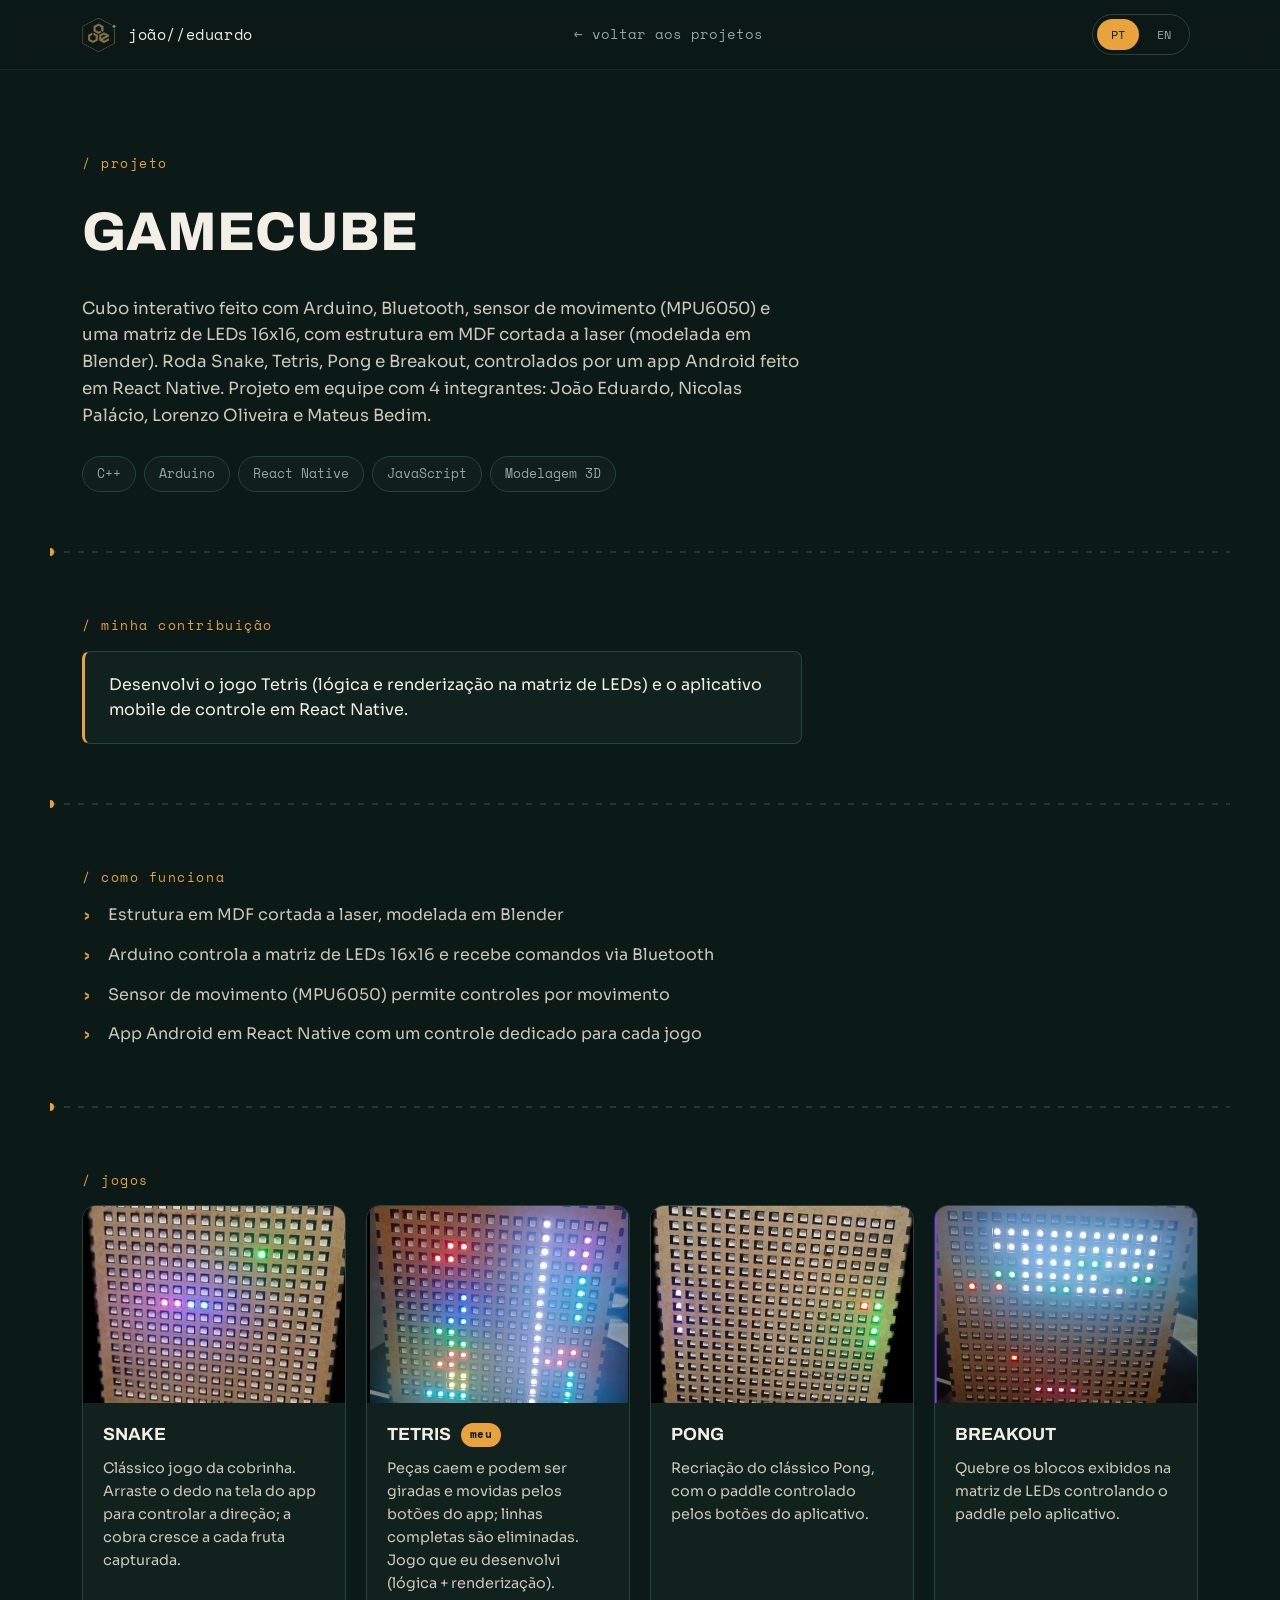
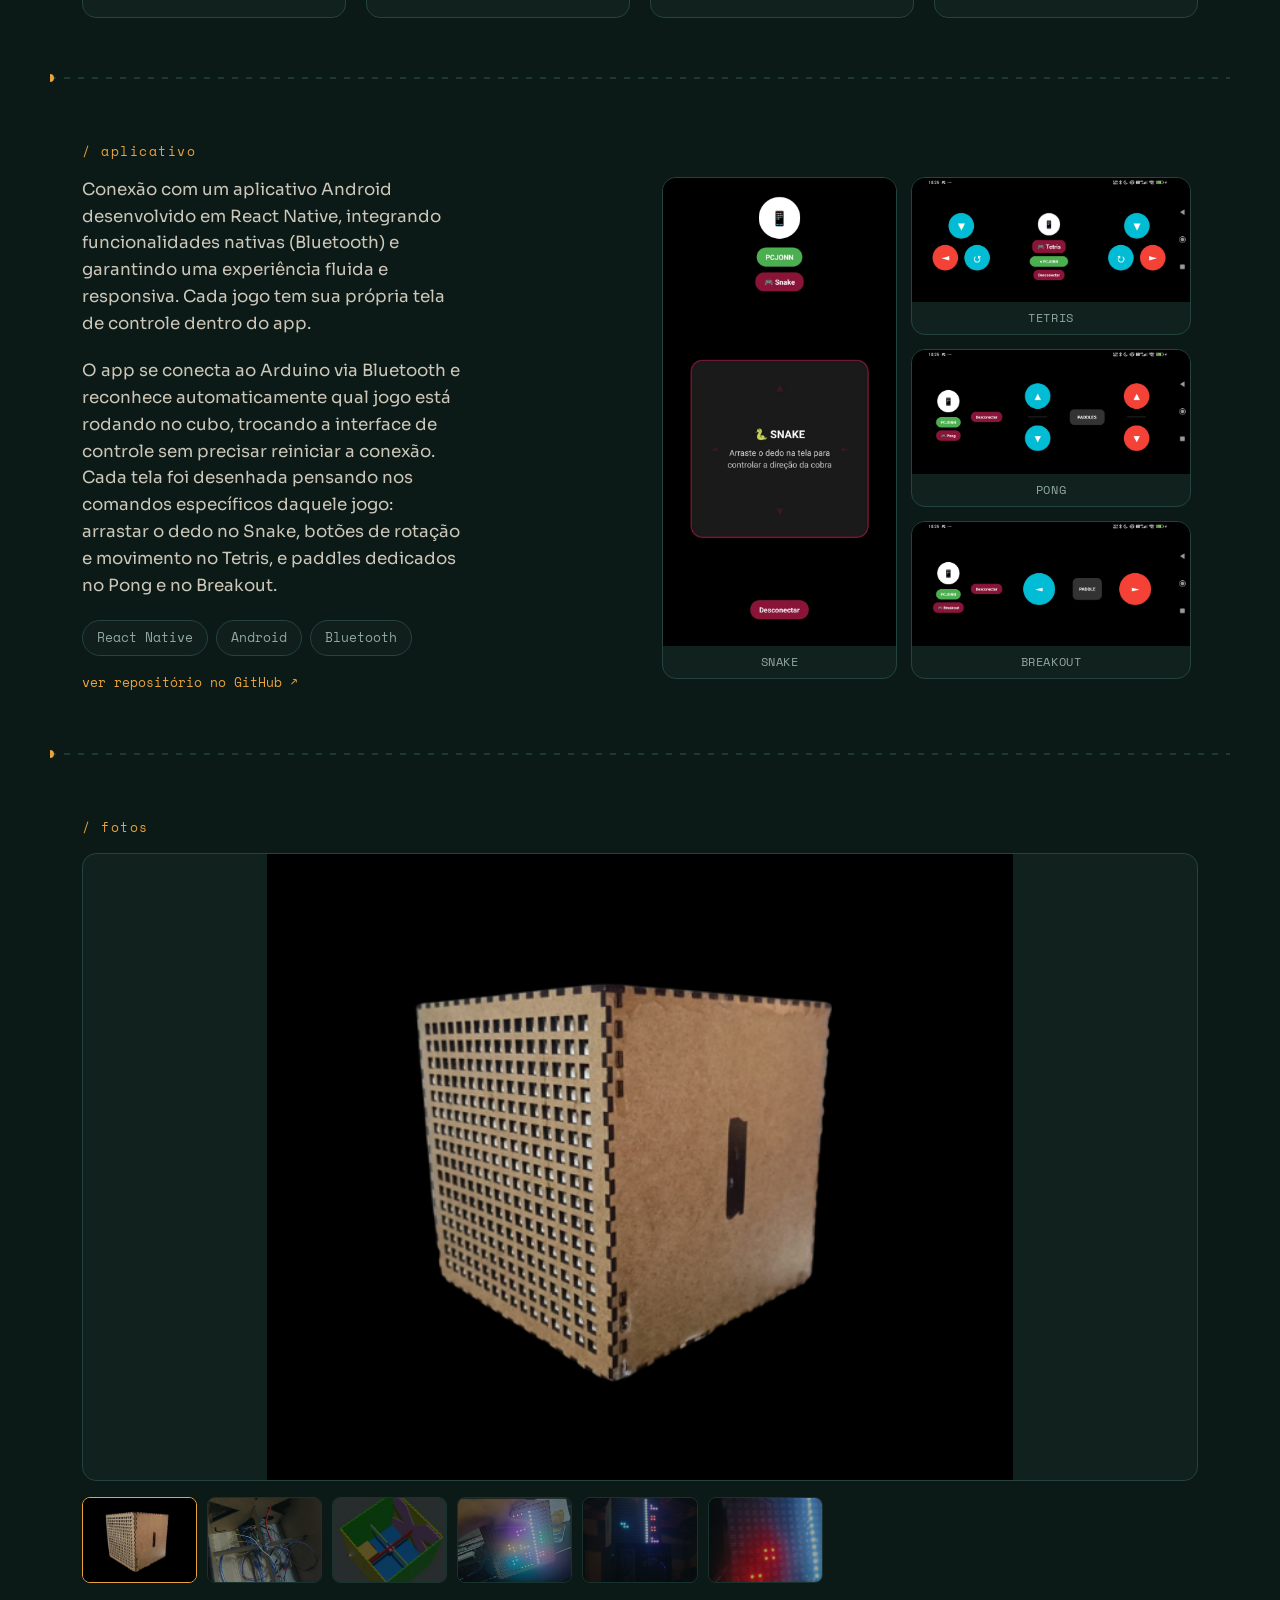
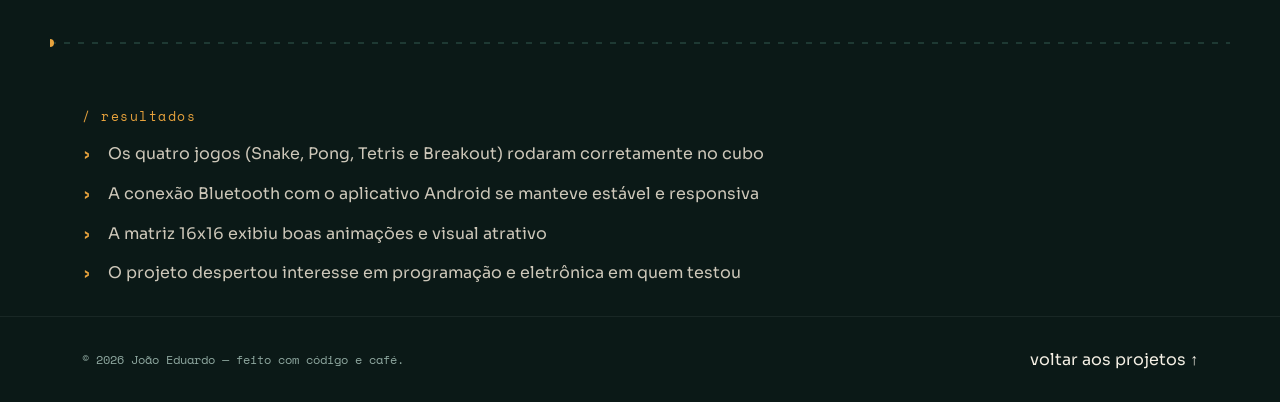
<file: projects/gamecube.html>
<!DOCTYPE html>
<html lang="pt-BR">
<head>
  <meta charset="UTF-8">
  <meta name="viewport" content="width=device-width, initial-scale=1.0">
  <title>GameCube — João Eduardo</title>
  <meta name="robots" content="noindex">

  <link rel="icon" href="../img/logos/J.png" type="image/png">
  <link rel="preconnect" href="https://fonts.googleapis.com">
  <link rel="preconnect" href="https://fonts.gstatic.com" crossorigin>
  <link href="https://fonts.googleapis.com/css2?family=Archivo:wght@700;800;900&family=Sora:wght@400;500;600;700&family=Space+Mono:wght@400;700&display=swap" rel="stylesheet">
  <link rel="stylesheet" href="../css/style.css">
</head>

<body>
  <header>
    <div class="header-inner">
      <a href="../index.html" class="brand" style="text-decoration:none;">
        <img src="../img/logos/J.png" alt="Logo João Eduardo" class="logo-site">
        <span>joão//eduardo</span>
      </a>

      <a href="../index.html#projects" class="back-link" data-pt="&larr; voltar aos projetos" data-en="&larr; back to projects">
        &larr; voltar aos projetos
      </a>

      <div class="pill-switch lang-switch">
        <button class="pill-btn active" data-lang="pt" onclick="setLang('pt')">PT</button>
        <button class="pill-btn" data-lang="en" onclick="setLang('en')">EN</button>
      </div>
    </div>
  </header>

  <main>
    <!-- ============ HERO ============ -->
    <section class="project-hero block">
      <div class="wrap">
        <p class="eyebrow" data-pt="/ projeto" data-en="/ project">/ projeto</p>
        <h1>GameCube</h1>

        <p class="project-detail-desc"
          data-pt="Cubo interativo feito com Arduino, Bluetooth, sensor de movimento (MPU6050) e uma matriz de LEDs 16x16, com estrutura em MDF cortada a laser (modelada em Blender). Roda Snake, Tetris, Pong e Breakout, controlados por um app Android feito em React Native. Projeto em equipe com 4 integrantes: João Eduardo, Nicolas Palácio, Lorenzo Oliveira e Mateus Bedim."
          data-en="Interactive cube built with Arduino, Bluetooth, a motion sensor (MPU6050) and a 16x16 LED matrix, with a laser-cut MDF enclosure (modeled in Blender). Runs Snake, Tetris, Pong and Breakout, controlled by an Android app built in React Native. Team project with 4 members: João Eduardo, Nicolas Palácio, Lorenzo Oliveira and Mateus Bedim.">
          Cubo interativo feito com Arduino, Bluetooth, sensor de movimento (MPU6050) e uma matriz de LEDs 16x16, com estrutura em MDF cortada a laser (modelada em Blender). Roda Snake, Tetris, Pong e Breakout, controlados por um app Android feito em React Native. Projeto em equipe com 4 integrantes: João Eduardo, Nicolas Palácio, Lorenzo Oliveira e Mateus Bedim.
        </p>

        <div class="project-stack">
          <span class="tag">C++</span>
          <span class="tag">Arduino</span>
          <span class="tag">React Native</span>
          <span class="tag">JavaScript</span>
          <span class="tag">Modelagem 3D</span>
        </div>
      </div>
    </section>

    <div class="divider" aria-hidden="true">
      <svg viewBox="0 0 1180 60" preserveAspectRatio="none">
        <path class="d-line" d="M0 30 H1180" />
        <circle class="d-dot" r="4" />
      </svg>
    </div>

    <!-- ============ MINHA CONTRIBUIÇÃO ============ -->
    <section class="project-role block">
      <div class="wrap">
        <p class="eyebrow" data-pt="/ minha contribuição" data-en="/ my contribution">/ minha contribuição</p>

        <p class="role-text"
          data-pt="Desenvolvi o jogo Tetris (lógica e renderização na matriz de LEDs) e o aplicativo mobile de controle em React Native."
          data-en="I built the Tetris game (logic and LED-matrix rendering) and the mobile control app in React Native.">
          Desenvolvi o jogo Tetris (lógica e renderização na matriz de LEDs) e o aplicativo mobile de controle em React Native.
        </p>
      </div>
    </section>

    <div class="divider" aria-hidden="true">
      <svg viewBox="0 0 1180 60" preserveAspectRatio="none">
        <path class="d-line" d="M0 30 H1180" />
        <circle class="d-dot" r="4" />
      </svg>
    </div>

    <!-- ============ COMO FUNCIONA ============ -->
    <section class="project-features block">
      <div class="wrap">
        <p class="eyebrow" data-pt="/ como funciona" data-en="/ how it works">/ como funciona</p>

        <ul class="feature-list">
          <li data-pt="Estrutura em MDF cortada a laser, modelada em Blender" data-en="Laser-cut MDF enclosure, modeled in Blender">
            Estrutura em MDF cortada a laser, modelada em Blender
          </li>

          <li data-pt="Arduino controla a matriz de LEDs 16x16 e recebe comandos via Bluetooth" data-en="Arduino drives the 16x16 LED matrix and receives commands over Bluetooth">
            Arduino controla a matriz de LEDs 16x16 e recebe comandos via Bluetooth
          </li>

          <li data-pt="Sensor de movimento (MPU6050) permite controles por movimento" data-en="Motion sensor (MPU6050) enables motion-based controls">
            Sensor de movimento (MPU6050) permite controles por movimento
          </li>

          <li data-pt="App Android em React Native com um controle dedicado para cada jogo" data-en="Android app in React Native with a dedicated control screen for each game">
            App Android em React Native com um controle dedicado para cada jogo
          </li>
        </ul>
      </div>
    </section>

    <div class="divider" aria-hidden="true">
      <svg viewBox="0 0 1180 60" preserveAspectRatio="none">
        <path class="d-line" d="M0 30 H1180" />
        <circle class="d-dot" r="4" />
      </svg>
    </div>

    <!-- ============ JOGOS ============ -->
    <section class="project-features block">
      <div class="wrap">
        <p class="eyebrow" data-pt="/ jogos" data-en="/ games">/ jogos</p>

        <div class="games-grid">
          <article class="game-card">
            <div class="game-card-thumb">
              <img src="../img/projects/gamecube/snake.png" alt="Snake rodando na matriz de LEDs do GameCube">
            </div>

            <div class="game-card-body">
              <h3 class="game-card-title">Snake</h3>

              <p class="game-card-desc"
                data-pt="Clássico jogo da cobrinha. Arraste o dedo na tela do app para controlar a direção; a cobra cresce a cada fruta capturada."
                data-en="Classic snake game. Drag your finger on the app screen to steer; the snake grows with each fruit captured.">
                Clássico jogo da cobrinha. Arraste o dedo na tela do app para controlar a direção; a cobra cresce a cada fruta capturada.
              </p>
            </div>
          </article>

          <article class="game-card">
            <div class="game-card-thumb">
              <img src="../img/projects/gamecube/tetris.png" alt="Tetris rodando na matriz de LEDs do GameCube">
            </div>

            <div class="game-card-body">
              <h3 class="game-card-title">
                Tetris <span class="game-card-badge" data-pt="meu" data-en="mine">meu</span>
              </h3>

              <p class="game-card-desc"
                data-pt="Peças caem e podem ser giradas e movidas pelos botões do app; linhas completas são eliminadas. Jogo que eu desenvolvi (lógica + renderização)."
                data-en="Pieces fall and can be rotated and moved via app buttons; completed lines are cleared. This is the game I built (logic + rendering).">
                Peças caem e podem ser giradas e movidas pelos botões do app; linhas completas são eliminadas. Jogo que eu desenvolvi (lógica + renderização).
              </p>
            </div>
          </article>

          <article class="game-card">
            <div class="game-card-thumb">
              <img src="../img/projects/gamecube/pong.png" alt="Pong rodando na matriz de LEDs do GameCube">
            </div>

            <div class="game-card-body">
              <h3 class="game-card-title">Pong</h3>

              <p class="game-card-desc"
                data-pt="Recriação do clássico Pong, com o paddle controlado pelos botões do aplicativo."
                data-en="Recreation of the classic Pong, with the paddle controlled by the app's buttons.">
                Recriação do clássico Pong, com o paddle controlado pelos botões do aplicativo.
              </p>
            </div>
          </article>

          <article class="game-card">
            <div class="game-card-thumb">
              <img src="../img/projects/gamecube/breakout.png" alt="Breakout rodando na matriz de LEDs do GameCube">
            </div>

            <div class="game-card-body">
              <h3 class="game-card-title">Breakout</h3>

              <p class="game-card-desc"
                data-pt="Quebre os blocos exibidos na matriz de LEDs controlando o paddle pelo aplicativo."
                data-en="Break the blocks shown on the LED matrix by controlling the paddle from the app.">
                Quebre os blocos exibidos na matriz de LEDs controlando o paddle pelo aplicativo.
              </p>
            </div>
          </article>
        </div>
      </div>
    </section>

    <div class="divider" aria-hidden="true">
      <svg viewBox="0 0 1180 60" preserveAspectRatio="none">
        <path class="d-line" d="M0 30 H1180" />
        <circle class="d-dot" r="4" />
      </svg>
    </div>

    <!-- ============ APLICATIVO ============ -->
    <section class="project-app block">
      <div class="wrap">
        <p class="eyebrow" data-pt="/ aplicativo" data-en="/ app">/ aplicativo</p>

        <div class="app-grid">
          <div class="app-info">
            <p class="project-detail-desc"
              data-pt="Conexão com um aplicativo Android desenvolvido em React Native, integrando funcionalidades nativas (Bluetooth) e garantindo uma experiência fluida e responsiva. Cada jogo tem sua própria tela de controle dentro do app."
              data-en="Connects to an Android app built with React Native, integrating native functionality (Bluetooth) and ensuring a smooth, responsive experience. Each game has its own control screen inside the app.">
              Conexão com um aplicativo Android desenvolvido em React Native, integrando funcionalidades nativas (Bluetooth) e garantindo uma experiência fluida e responsiva. Cada jogo tem sua própria tela de controle dentro do app.
            </p>

            <p class="project-detail-desc"
              data-pt="O app se conecta ao Arduino via Bluetooth e reconhece automaticamente qual jogo está rodando no cubo, trocando a interface de controle sem precisar reiniciar a conexão. Cada tela foi desenhada pensando nos comandos específicos daquele jogo: arrastar o dedo no Snake, botões de rotação e movimento no Tetris, e paddles dedicados no Pong e no Breakout."
              data-en="The app connects to the Arduino over Bluetooth and automatically detects which game is running on the cube, switching the control interface without needing to reconnect. Each screen was designed around that game's specific commands: drag-to-steer for Snake, rotate/move buttons for Tetris, and dedicated paddles for Pong and Breakout.">
              O app se conecta ao Arduino via Bluetooth e reconhece automaticamente qual jogo está rodando no cubo, trocando a interface de controle sem precisar reiniciar a conexão. Cada tela foi desenhada pensando nos comandos específicos daquele jogo: arrastar o dedo no Snake, botões de rotação e movimento no Tetris, e paddles dedicados no Pong e no Breakout.
            </p>

            <div class="project-stack">
              <span class="tag">React Native</span>
              <span class="tag">Android</span>
              <span class="tag">Bluetooth</span>
            </div>

            <div class="project-links" style="margin-top:16px;">
              <a href="https://github.com/SEU-USUARIO/SEU-REPOSITORIO"
                target="_blank"
                rel="noopener"
                data-pt="ver repositório no GitHub ↗"
                data-en="view repo on GitHub ↗">
                ver repositório no GitHub ↗
              </a>
            </div>
          </div>

          <div class="app-screens">
            <div class="app-screen-card portrait">
              <div class="app-screen-img-wrap">
                <img src="../img/projects/gamecube/snake-controle.jpg" alt="Tela de controle do Snake no aplicativo">
              </div>
              <p class="app-screen-label">Snake</p>
            </div>

            <div class="app-screens-stack">
              <div class="app-screen-card">
                <div class="app-screen-img-wrap">
                  <img src="../img/projects/gamecube/tetris-controle.jpg" alt="Tela de controle do Tetris no aplicativo">
                </div>
                <p class="app-screen-label">Tetris</p>
              </div>

              <div class="app-screen-card">
                <div class="app-screen-img-wrap">
                  <img src="../img/projects/gamecube/pong-controle.jpg" alt="Tela de controle do Pong no aplicativo">
                </div>
                <p class="app-screen-label">Pong</p>
              </div>

              <div class="app-screen-card">
                <div class="app-screen-img-wrap">
                  <img src="../img/projects/gamecube/breakout-controle.jpg" alt="Tela de controle do Breakout no aplicativo">
                </div>
                <p class="app-screen-label">Breakout</p>
              </div>
            </div>
          </div>
        </div>
      </div>
    </section>

    <div class="divider" aria-hidden="true">
      <svg viewBox="0 0 1180 60" preserveAspectRatio="none">
        <path class="d-line" d="M0 30 H1180" />
        <circle class="d-dot" r="4" />
      </svg>
    </div>

    <!-- ============ FOTOS E VÍDEOS ============ -->
    <section class="project-gallery block">
      <div class="wrap">
        <p class="eyebrow" data-pt="/ fotos" data-en="/ photos">/ fotos</p>

        <div class="gallery-main">
          <img id="gallery-main-img"
            src="../img/projects/gamecube/cubo.png"
            alt="Foto do cubo GameCube">

          <video id="gallery-main-video"
            controls
            loop
            style="display: none;">
            Seu navegador não suporta vídeos.
          </video>
        </div>

        <div class="gallery-thumbs">
          <!-- IMAGENS -->
          <img class="gallery-thumb active"
            src="../img/projects/gamecube/cubo.png"
            alt="Foto do cubo GameCube">

          <img class="gallery-thumb"
            src="../img/projects/gamecube/componente_arduino.jpeg"
            alt="Componentes do projeto">

          <img class="gallery-thumb"
            src="../img/projects/gamecube/modelagem3D.png"
            alt="Modelagem 3D da estrutura">

          <!-- VÍDEOS -->
          <img class="gallery-thumb"
            src="../img/projects/gamecube/troca.png"
            data-video="../img/projects/gamecube/mudanca_djogo.mp4"
            alt="Vídeo da mudança de jogo">

          <img class="gallery-thumb"
            src="../img/projects/gamecube/fundo.png"
            data-video="../img/projects/gamecube/tetris_fundo.mp4"
            alt="Vídeo demonstrando o aplicativo">

          <img class="gallery-thumb"
            src="../img/projects/gamecube/teste_tetris.png"
            data-video="../img/projects/gamecube/tetris_teste.mp4"
            alt="Vídeo demonstrando o projeto">
        </div>
      </div>
    </section>

    <div class="divider" aria-hidden="true">
      <svg viewBox="0 0 1180 60" preserveAspectRatio="none">
        <path class="d-line" d="M0 30 H1180" />
        <circle class="d-dot" r="4" />
      </svg>
    </div>

    <!-- ============ RESULTADOS ============ -->
    <section class="project-results block">
      <div class="wrap">
        <p class="eyebrow" data-pt="/ resultados" data-en="/ results">/ resultados</p>

        <ul class="feature-list">
          <li data-pt="Os quatro jogos (Snake, Pong, Tetris e Breakout) rodaram corretamente no cubo"
            data-en="All four games (Snake, Pong, Tetris and Breakout) ran correctly on the cube">
            Os quatro jogos (Snake, Pong, Tetris e Breakout) rodaram corretamente no cubo
          </li>

          <li data-pt="A conexão Bluetooth com o aplicativo Android se manteve estável e responsiva"
            data-en="The Bluetooth connection with the Android app stayed stable and responsive">
            A conexão Bluetooth com o aplicativo Android se manteve estável e responsiva
          </li>

          <li data-pt="A matriz 16x16 exibiu boas animações e visual atrativo"
            data-en="The 16x16 matrix displayed smooth animations and an attractive visual">
            A matriz 16x16 exibiu boas animações e visual atrativo
          </li>

          <li data-pt="O projeto despertou interesse em programação e eletrônica em quem testou"
            data-en="The project sparked interest in programming and electronics among testers">
            O projeto despertou interesse em programação e eletrônica em quem testou
          </li>
        </ul>
      </div>
    </section>
  </main>

  <footer>
    <div class="footer-inner">
      <p>
        &copy; <span id="year"></span> João Eduardo —
        <span data-pt="feito com código e café." data-en="built with code and coffee.">
          feito com código e café.
        </span>
      </p>

      <a href="../index.html#projects"
        data-pt="voltar aos projetos ↑"
        data-en="back to projects ↑">
        voltar aos projetos ↑
      </a>
    </div>
  </footer>

  <script src="../js/script.js"></script>

  <script>
    const thumbs = document.querySelectorAll(".gallery-thumb");
    const mainImg = document.getElementById("gallery-main-img");
    const mainVideo = document.getElementById("gallery-main-video");

    thumbs.forEach((thumb) => {
      thumb.addEventListener("click", () => {
        thumbs.forEach(t => t.classList.remove("active"));
        thumb.classList.add("active");

        const videoSrc = thumb.dataset.video;

        if (videoSrc) {
          mainImg.style.display = "none";
          mainVideo.src = videoSrc;
          mainVideo.style.display = "block";
          mainVideo.load();
          mainVideo.play();
        } else {
          mainVideo.pause();
          mainVideo.removeAttribute("src");
          mainVideo.load();
          mainVideo.style.display = "none";

          mainImg.src = thumb.src;
          mainImg.style.display = "block";
        }
      });
    });
  </script>
</body>
</html>
</file>
<file: css/style.css>
/* =========================================================
   JOÃO EDUARDO — PORTFÓLIO
   Conceito: painel de sinal / telecom — o fio que atravessa
   a página é o elemento de assinatura (waveform + signal bars)
   ========================================================= */

:root {
  /* cor */
  --ink: #0b1917;
  --ink-2: #10211e;
  --ink-3: #172e29;
  --paper: #f4efe4;
  --paper-dim: #cdc7b9;
  --muted: #8fa8a0;
  --signal: #e8a33d;
  --signal-dim: #c9822a;
  --signal-soft: rgba(232, 163, 61, 0.14);
  --wire: #24443d;
  --wire-soft: rgba(255, 255, 255, 0.06);
  --online: #8bbf7a;
  --danger: #c96a4f;

  /* tipografia */
  --font-display: "Archivo", "Arial Narrow", sans-serif;
  --font-body: "Sora", "Segoe UI", sans-serif;
  --font-mono: "Space Mono", "Courier New", monospace;

  /* layout */
  --maxw: 1180px;
  --radius: 14px;
  --radius-sm: 8px;
}

* {
  margin: 0;
  padding: 0;
  box-sizing: border-box;
}

html {
  scroll-behavior: smooth;
}

body {
  background: var(--ink);
  color: var(--paper);
  font-family: var(--font-body);
  overflow-x: hidden;
  line-height: 1.6;
}

img {
  max-width: 100%;
  display: block;
}

a {
  color: inherit;
  text-decoration: none;
}

ul {
  list-style: none;
}

section.reveal-init {
  opacity: 0;
  transform: translateY(24px);
  transition: opacity 0.7s ease-out, transform 0.7s ease-out;
}

section.reveal-init.visible {
  opacity: 1;
  transform: translateY(0);
}

.wrap {
  max-width: var(--maxw);
  margin: 0 auto;
  padding: 0 32px;
}

.eyebrow {
  font-family: var(--font-mono);
  font-size: 0.8rem;
  letter-spacing: 0.12em;
  text-transform: lowercase;
  color: var(--signal);
  margin-bottom: 14px;
  display: inline-flex;
  align-items: center;
  gap: 8px;
}

::selection {
  background: var(--signal);
  color: var(--ink);
}

@media (prefers-reduced-motion: reduce) {
  *, *::before, *::after {
    animation-duration: 0.01ms !important;
    transition-duration: 0.01ms !important;
    scroll-behavior: auto !important;
  }
}

/* focus visibility */
a:focus-visible,
button:focus-visible,
input:focus-visible,
textarea:focus-visible {
  outline: 2px solid var(--signal);
  outline-offset: 3px;
}

/* =========================================================
   HEADER / NAV
   ========================================================= */

header {
  position: fixed;
  top: 0;
  left: 0;
  right: 0;
  z-index: 100;
  background: rgba(11, 25, 23, 0.82);
  backdrop-filter: blur(10px);
  border-bottom: 1px solid var(--wire-soft);
}

.header-inner {
  max-width: var(--maxw);
  margin: 0 auto;
  padding: 14px 32px;
  display: flex;
  align-items: center;
  justify-content: space-between;
  gap: 24px;
}

.brand {
  display: flex;
  align-items: center;
  gap: 12px;
  font-family: var(--font-mono);
  font-size: 0.95rem;
  letter-spacing: 0.04em;
}

.logo-site {
  width: 34px;
  height: 34px;
  border-radius: 8px;
}

.status-dot {
  width: 7px;
  height: 7px;
  border-radius: 50%;
  background: var(--online);
  box-shadow: 0 0 0 3px rgba(139, 191, 122, 0.18);
  animation: pulse-dot 2.4s ease-in-out infinite;
}

@keyframes pulse-dot {
  0%, 100% { opacity: 1; }
  50% { opacity: 0.35; }
}

nav {
  display: flex;
  align-items: center;
  gap: 4px;
}

nav button {
  background: transparent;
  border: none;
  color: var(--paper-dim);
  font-family: var(--font-mono);
  font-size: 0.85rem;
  letter-spacing: 0.03em;
  padding: 8px 14px;
  border-radius: 999px;
  cursor: pointer;
  transition: color 0.25s ease, background 0.25s ease;
}

nav button::before {
  content: "· ";
  color: var(--signal);
}

nav button:hover,
nav button.active {
  color: var(--paper);
  background: var(--wire-soft);
}

.nav-toggle {
  display: none;
  flex-direction: column;
  gap: 5px;
  background: none;
  border: none;
  cursor: pointer;
  padding: 6px;
}

.nav-toggle span {
  width: 22px;
  height: 2px;
  background: var(--paper);
  border-radius: 2px;
}

/* =========================================================
   HERO
   ========================================================= */

.hero {
  position: relative;
  min-height: 100vh;
  display: flex;
  align-items: center;
  padding: 140px 0 80px;
}

.hero-bg {
  position: absolute;
  inset: 0;
  z-index: 0;
  overflow: hidden;
  pointer-events: none;
}

.hero-bg svg {
  position: absolute;
  bottom: 8%;
  left: 0;
  width: 100%;
  height: auto;
  opacity: 0.5;
}

.hero-bg .wave-line {
  fill: none;
  stroke: var(--wire);
  stroke-width: 1.5;
}

.hero-bg .wave-pulse {
  fill: var(--signal);
  offset-path: path("M -50 60 C 150 -20, 300 140, 500 60 S 850 -20, 1050 60 S 1400 140, 1550 60");
  animation: travel 9s linear infinite;
}

@keyframes travel {
  from { offset-distance: 0%; }
  to { offset-distance: 100%; }
}

.hero-inner {
  position: relative;
  z-index: 1;
  max-width: var(--maxw);
  margin: 0 auto;
  padding: 0 32px;
}

.hero-name {
  font-family: var(--font-display);
  font-weight: 900;
  font-size: clamp(3rem, 9vw, 6.4rem);
  line-height: 0.98;
  text-transform: uppercase;
  letter-spacing: -0.01em;
  color: var(--paper);
}

.hero-name span {
  color: var(--signal);
}

.hero-role {
  font-family: var(--font-mono);
  font-size: clamp(1.1rem, 2.4vw, 1.5rem);
  color: var(--muted);
  margin: 16px 0 22px;
}

.cursor {
  display: inline-block;
  color: var(--signal);
  animation: blink 1s step-end infinite;
}

@keyframes blink {
  50% { opacity: 0; }
}

.hero-desc {
  max-width: 560px;
  color: var(--paper-dim);
  font-size: 1.05rem;
  margin-bottom: 12px;
}

.hero-tags {
  display: flex;
  flex-wrap: wrap;
  gap: 10px;
  margin: 26px 0;
}

.tag {
  font-family: var(--font-mono);
  font-size: 0.8rem;
  border: 1px solid var(--wire);
  color: var(--muted);
  padding: 7px 14px;
  border-radius: 999px;
  background: rgba(255, 255, 255, 0.02);
}

.hero-actions {
  display: flex;
  flex-wrap: wrap;
  gap: 14px;
  margin: 20px 0 30px;
}

.btn {
  font-family: var(--font-mono);
  font-size: 0.85rem;
  letter-spacing: 0.03em;
  padding: 13px 26px;
  border-radius: 999px;
  cursor: pointer;
  transition: transform 0.2s ease, background 0.25s ease, color 0.25s ease, border-color 0.25s ease;
  display: inline-flex;
  align-items: center;
  gap: 8px;
  border: 1px solid transparent;
}

.btn-primary {
  background: var(--signal);
  color: var(--ink);
  font-weight: 700;
}

.btn-primary:hover {
  background: var(--signal-dim);
  transform: translateY(-2px);
}

.btn-ghost {
  border-color: var(--wire);
  color: var(--paper);
}

.btn-ghost:hover {
  border-color: var(--signal);
  color: var(--signal);
  transform: translateY(-2px);
}

.hero-socials {
  display: flex;
  gap: 14px;
}

.hero-socials a {
  width: 40px;
  height: 40px;
  border-radius: 50%;
  border: 1px solid var(--wire);
  display: flex;
  align-items: center;
  justify-content: center;
  transition: border-color 0.25s ease, transform 0.25s ease, color 0.25s ease;
  font-family: var(--font-mono);
  font-size: 0.72rem;
  text-transform: lowercase;
  color: var(--muted);
}

.hero-socials a:hover {
  border-color: var(--signal);
  color: var(--signal);
  transform: translateY(-3px);
}

/* section divider (signature signal line) */
.divider {
  position: relative;
  height: 60px;
  margin: 0 auto;
  max-width: var(--maxw);
}

.divider svg {
  width: 100%;
  height: 100%;
}

.divider .d-line {
  fill: none;
  stroke: var(--wire);
  stroke-width: 1.5;
  stroke-dasharray: 6 8;
}

.divider .d-dot {
  fill: var(--signal);
  offset-path: path("M 0 30 H 1180");
  animation: travel-flat 4s linear infinite;
}

@keyframes travel-flat {
  from { offset-distance: 0%; }
  to { offset-distance: 100%; }
}

/* =========================================================
   SECTIONS SHARED
   ========================================================= */

section.block {
  padding: 90px 0;
}

.block h2 {
  font-family: var(--font-display);
  font-size: clamp(2rem, 4.5vw, 3rem);
  text-transform: uppercase;
  color: var(--paper);
  margin-bottom: 40px;
  font-weight: 800;
}

/* =========================================================
   ABOUT
   ========================================================= */

.about-grid {
  display: grid;
  grid-template-columns: minmax(260px, 340px) 1fr;
  gap: 50px;
  align-items: start;
}

.about-photo-frame {
  position: relative;
  border-radius: var(--radius);
  overflow: hidden;
  background: var(--ink-2);
  border: 1px solid var(--wire);
  padding: 14px;
}

.about-photo-frame img {
  border-radius: var(--radius-sm);
  width: 100%;
  aspect-ratio: 4/5;
  object-fit: cover;
}

.about-photo-frame::before,
.about-photo-frame::after {
  content: "";
  position: absolute;
  width: 14px;
  height: 14px;
  border-color: var(--signal);
  border-style: solid;
  top: 8px;
  border-width: 2px 0 0 2px;
  left: 8px;
}

.about-photo-frame::after {
  top: auto;
  left: auto;
  bottom: 8px;
  right: 8px;
  border-width: 0 2px 2px 0;
}

.about-name {
  font-family: var(--font-display);
  font-size: 1.8rem;
  color: var(--paper);
  margin-bottom: 4px;
  text-transform: uppercase;
}

.about-role {
  font-family: var(--font-mono);
  color: var(--signal);
  font-size: 0.9rem;
  margin-bottom: 20px;
}

.about-bio p {
  color: var(--paper-dim);
  margin-bottom: 16px;
  max-width: 640px;
}

.facts-grid {
  display: grid;
  grid-template-columns: repeat(3, auto);
  gap: 24px;
  margin: 30px 0;
  padding: 22px 0;
  border-top: 1px solid var(--wire-soft);
  border-bottom: 1px solid var(--wire-soft);
}

.fact-label {
  display: block;
  font-family: var(--font-mono);
  font-size: 0.72rem;
  letter-spacing: 0.08em;
  color: var(--muted);
  text-transform: uppercase;
  margin-bottom: 6px;
}

.fact-value {
  font-family: var(--font-mono);
  font-size: 0.95rem;
  color: var(--paper);
}

.fact-value.online {
  color: var(--online);
}

.hobbies {
  display: flex;
  flex-wrap: wrap;
  gap: 10px;
  margin-bottom: 24px;
}

.hobby-chip {
  display: flex;
  align-items: center;
  gap: 8px;
  border: 1px solid var(--wire);
  padding: 8px 14px;
  border-radius: 999px;
  font-size: 0.9rem;
  color: var(--paper-dim);
}

.social-links {
  display: flex;
  gap: 12px;
}

.social-links a {
  width: 38px;
  height: 38px;
  border-radius: 50%;
  border: 1px solid var(--wire);
  display: flex;
  align-items: center;
  justify-content: center;
  transition: border-color 0.25s ease, transform 0.25s ease, color 0.25s ease;
  font-family: var(--font-mono);
  font-size: 0.7rem;
  text-transform: lowercase;
  color: var(--muted);
}

.social-links a:hover {
  border-color: var(--signal);
  color: var(--signal);
  transform: translateY(-3px);
}

/* =========================================================
   WORK (skills + projects tabs)
   ========================================================= */

.pill-switch {
  display: inline-flex;
  border: 1px solid var(--wire);
  border-radius: 999px;
  padding: 4px;
  gap: 4px;
}

.pill-btn {
  font-family: var(--font-mono);
  font-size: 0.85rem;
  background: transparent;
  border: none;
  color: var(--muted);
  padding: 10px 22px;
  border-radius: 999px;
  cursor: pointer;
  display: inline-flex;
  align-items: center;
  gap: 8px;
  transition: background 0.25s ease, color 0.25s ease;
}

.pill-btn.active {
  background: var(--signal);
  color: var(--ink);
}

.lang-switch {
  margin: 0 8px;
}

.lang-switch .pill-btn {
  padding: 7px 14px;
  font-size: 0.75rem;
}

.skills-list ul {
  display: grid;
  grid-template-columns: repeat(auto-fit, minmax(220px, 1fr));
  gap: 18px;
}

.skill-card {
  background: var(--ink-2);
  border: 1px solid var(--wire);
  border-radius: var(--radius);
  padding: 20px;
  display: flex;
  align-items: center;
  gap: 16px;
  transition: transform 0.25s ease, border-color 0.25s ease;
}

.skill-card:hover {
  transform: translateY(-4px);
  border-color: var(--signal);
}

.skill-card img {
  width: 40px;
  height: 40px;
  flex-shrink: 0;
}

.skill-info {
  flex: 1;
  min-width: 0;
}

.skill-name {
  font-family: var(--font-body);
  font-weight: 600;
  color: var(--paper);
  font-size: 0.95rem;
}

/* =========================================================
   PROJECTS
   ========================================================= */

.projects-grid {
  display: grid;
  grid-template-columns: repeat(auto-fit, minmax(300px, 1fr));
  gap: 22px;
}

.project-card {
  background: var(--ink-2);
  border: 1px solid var(--wire);
  border-radius: var(--radius);
  overflow: hidden;
  display: flex;
  flex-direction: column;
  transition: transform 0.25s ease, border-color 0.25s ease;
}

.project-card:hover {
  transform: translateY(-4px);
  border-color: var(--signal);
}

.project-thumb {
  aspect-ratio: 16/10;
  background: var(--ink-3);
  overflow: hidden;
}

.project-thumb img {
  width: 100%;
  height: 100%;
  object-fit: cover;
}

.project-body {
  padding: 20px 22px 22px;
  display: flex;
  flex-direction: column;
  gap: 12px;
  flex: 1;
}

.project-title {
  font-family: var(--font-display);
  font-size: 1.15rem;
  color: var(--paper);
  text-transform: uppercase;
  letter-spacing: 0.01em;
}

.project-desc {
  color: var(--paper-dim);
  font-size: 0.92rem;
  flex: 1;
}

.project-stack {
  display: flex;
  flex-wrap: wrap;
  gap: 8px;
}

.project-links {
  display: flex;
  gap: 18px;
  margin-top: 4px;
}

.project-links a {
  font-family: var(--font-mono);
  font-size: 0.82rem;
  color: var(--signal);
  border-bottom: 1px dashed transparent;
  transition: border-color 0.2s ease, color 0.2s ease;
}

.project-links a:hover {
  border-color: var(--signal);
}

/* =========================================================
   CONTACT
   ========================================================= */

.contact-panel {
  max-width: 640px;
  background: var(--ink-2);
  border: 1px solid var(--wire);
  border-radius: var(--radius);
  padding: 34px;
}

.contact-panel p {
  color: var(--paper-dim);
  margin-bottom: 22px;
  font-size: 1.02rem;
}

.email-link {
  font-family: var(--font-mono);
  font-size: 1.15rem;
  color: var(--signal);
  display: inline-block;
  margin-bottom: 26px;
  border-bottom: 1px dashed var(--signal);
  padding-bottom: 3px;
}

/* =========================================================
   PROJECT DETAIL PAGE (projeto.html)
   ========================================================= */

.back-link {
  font-family: var(--font-mono);
  font-size: 0.85rem;
  color: var(--muted);
  transition: color 0.2s ease;
}

.back-link:hover {
  color: var(--signal);
}

section.project-hero {
  padding-top: 150px;
  padding-bottom: 30px;
}

section.project-role,
section.project-features,
section.project-app,
section.project-gallery,
section.project-results {
  padding-top: 30px;
  padding-bottom: 30px;
}

.project-hero h1 {
  font-family: var(--font-display);
  font-size: clamp(2.2rem, 5vw, 3.4rem);
  text-transform: uppercase;
  color: var(--paper);
  font-weight: 800;
  margin-bottom: 20px;
}

.project-detail-desc {
  max-width: 720px;
  color: var(--paper-dim);
  font-size: 1.05rem;
  margin-bottom: 26px;
}

.gallery-main {
  border-radius: var(--radius);
  overflow: hidden;
  border: 1px solid var(--wire);
  background: var(--ink-2);
  aspect-ratio: 16/9;
  display: flex;
  align-items: center;
  justify-content: center;
  margin-bottom: 16px;
}

.gallery-main img {
  width: 100%;
  height: 100%;
  object-fit: contain;
}

.gallery-thumbs {
  display: grid;
  grid-template-columns: repeat(auto-fill, minmax(110px, 1fr));
  gap: 10px;
}

.gallery-thumb {
  aspect-ratio: 4/3;
  object-fit: cover;
  border-radius: var(--radius-sm);
  border: 1px solid var(--wire);
  cursor: pointer;
  opacity: 0.6;
  transition: opacity 0.2s ease, border-color 0.2s ease;
}

.gallery-thumb:hover {
  opacity: 0.9;
}

.gallery-thumb.active {
  opacity: 1;
  border-color: var(--signal);
}

.role-text {
  max-width: 720px;
  background: var(--ink-2);
  border: 1px solid var(--wire);
  border-left: 3px solid var(--signal);
  border-radius: var(--radius-sm);
  padding: 20px 24px;
  color: var(--paper);
  font-size: 1rem;
}

.feature-list {
  max-width: 720px;
  display: flex;
  flex-direction: column;
  gap: 14px;
}

.feature-list li {
  position: relative;
  padding-left: 26px;
  color: var(--paper-dim);
  font-size: 1rem;
}

.feature-list li::before {
  content: "›";
  position: absolute;
  left: 0;
  color: var(--signal);
  font-family: var(--font-mono);
  font-weight: 700;
}

.games-grid {
  display: grid;
  grid-template-columns: repeat(auto-fit, minmax(260px, 1fr));
  gap: 20px;
}

.game-card {
  background: var(--ink-2);
  border: 1px solid var(--wire);
  border-radius: var(--radius);
  overflow: hidden;
  transition: transform 0.25s ease, border-color 0.25s ease;
}

.game-card:hover {
  transform: translateY(-4px);
  border-color: var(--signal);
}

.game-card-thumb {
  aspect-ratio: 4/3;
  overflow: hidden;
  background: var(--ink-3);
}

.game-card-thumb img {
  width: 100%;
  height: 100%;
  object-fit: cover;
}

.game-card-body {
  padding: 18px 20px 22px;
}

.game-card-title {
  display: flex;
  align-items: center;
  gap: 10px;
  font-family: var(--font-display);
  font-size: 1.1rem;
  text-transform: uppercase;
  color: var(--paper);
  margin-bottom: 8px;
}

.game-card-badge {
  font-family: var(--font-mono);
  font-size: 0.68rem;
  text-transform: none;
  letter-spacing: 0.03em;
  color: var(--ink);
  background: var(--signal);
  padding: 3px 9px;
  border-radius: 999px;
}

.game-card-desc {
  color: var(--paper-dim);
  font-size: 0.9rem;
}

.app-grid {
  display: grid;
  grid-template-columns: minmax(260px, 380px) 1fr;
  gap: 200px;
  align-items: start;
}

.app-info .project-detail-desc {
  margin-bottom: 20px;
}

.app-screens {
  display: flex;
  flex-wrap: wrap;
  gap: 14px;
  align-items: flex-start;
}

.app-screens-stack {
  display: flex;
  flex-direction: column;
  gap: 14px;
}

.app-screen-card {
  display: flex;
  flex-direction: column;
  flex: none;
  width: 280px;
  height: 158px;
  background: var(--ink-2);
  border: 1px solid var(--wire);
  border-radius: var(--radius);
  overflow: hidden;
  transition: border-color 0.25s ease, transform 0.25s ease;
}

.app-screen-card.portrait {
  width: 235px;
  height: 502px;
}

.app-screen-card:hover {
  border-color: var(--signal);
  transform: translateY(-4px);
}

.app-screen-img-wrap {
  flex: 1 1 auto;
  min-height: 0;
  background: var(--ink-3);
  overflow: hidden;
}

.app-screen-card img {
  width: 100%;
  height: 100%;
  object-fit: cover;
}

.app-screen-label {
  flex: none;
  height: 32px;
  display: flex;
  align-items: center;
  justify-content: center;
  font-family: var(--font-mono);
  font-size: 0.72rem;
  color: var(--muted);
  text-align: center;
  padding: 0 6px;
  text-transform: uppercase;
  letter-spacing: 0.05em;
}

@media (max-width: 900px) {
  .app-grid {
    grid-template-columns: 1fr;
    gap: 30px;
  }
}

/* =========================================================
   FOOTER
   ========================================================= */

footer {
  border-top: 1px solid var(--wire-soft);
  padding: 30px 0;
}

.footer-inner {
  max-width: var(--maxw);
  margin: 0 auto;
  padding: 0 32px;
  display: flex;
  justify-content: space-between;
  align-items: center;
  flex-wrap: wrap;
  gap: 12px;
}

.footer-inner p {
  font-family: var(--font-mono);
  font-size: 0.78rem;
  color: var(--muted);
}

.back-to-top {
  font-family: var(--font-mono);
  font-size: 0.78rem;
  color: var(--signal);
}

/* =========================================================
   RESPONSIVE
   ========================================================= */

@media (max-width: 900px) {
  .about-grid {
    grid-template-columns: 1fr;
  }

  .about-photo-frame {
    max-width: 280px;
  }
}

@media (max-width: 720px) {
  nav {
    position: fixed;
    top: 64px;
    left: 0;
    right: 0;
    background: var(--ink-2);
    border-bottom: 1px solid var(--wire);
    flex-direction: column;
    align-items: stretch;
    padding: 12px;
    gap: 4px;
    transform: translateY(-140%);
    transition: transform 0.3s ease;
  }

  nav.open {
    transform: translateY(0);
  }

  nav button {
    text-align: left;
  }

  .nav-toggle {
    display: flex;
  }

  .facts-grid {
    grid-template-columns: 1fr;
    gap: 14px;
  }

  section.block {
    padding: 60px 0;
  }

  .hero {
    padding: 120px 0 60px;
    text-align: left;
  }
}

@media (max-width: 480px) {
  .wrap,
  .header-inner,
  .hero-inner,
  .footer-inner {
    padding-left: 20px;
    padding-right: 20px;
  }
}

@media (max-width: 640px) {
  .header-inner {
    flex-wrap: wrap;
    row-gap: 6px;
    padding-top: 12px;
    padding-bottom: 12px;
  }

  .back-link {
    order: 3;
    width: 100%;
    text-align: center;
    font-size: 0.78rem;
    white-space: nowrap;
  }

  section.project-hero {
    padding-top: 170px;
  }
}
</file>
